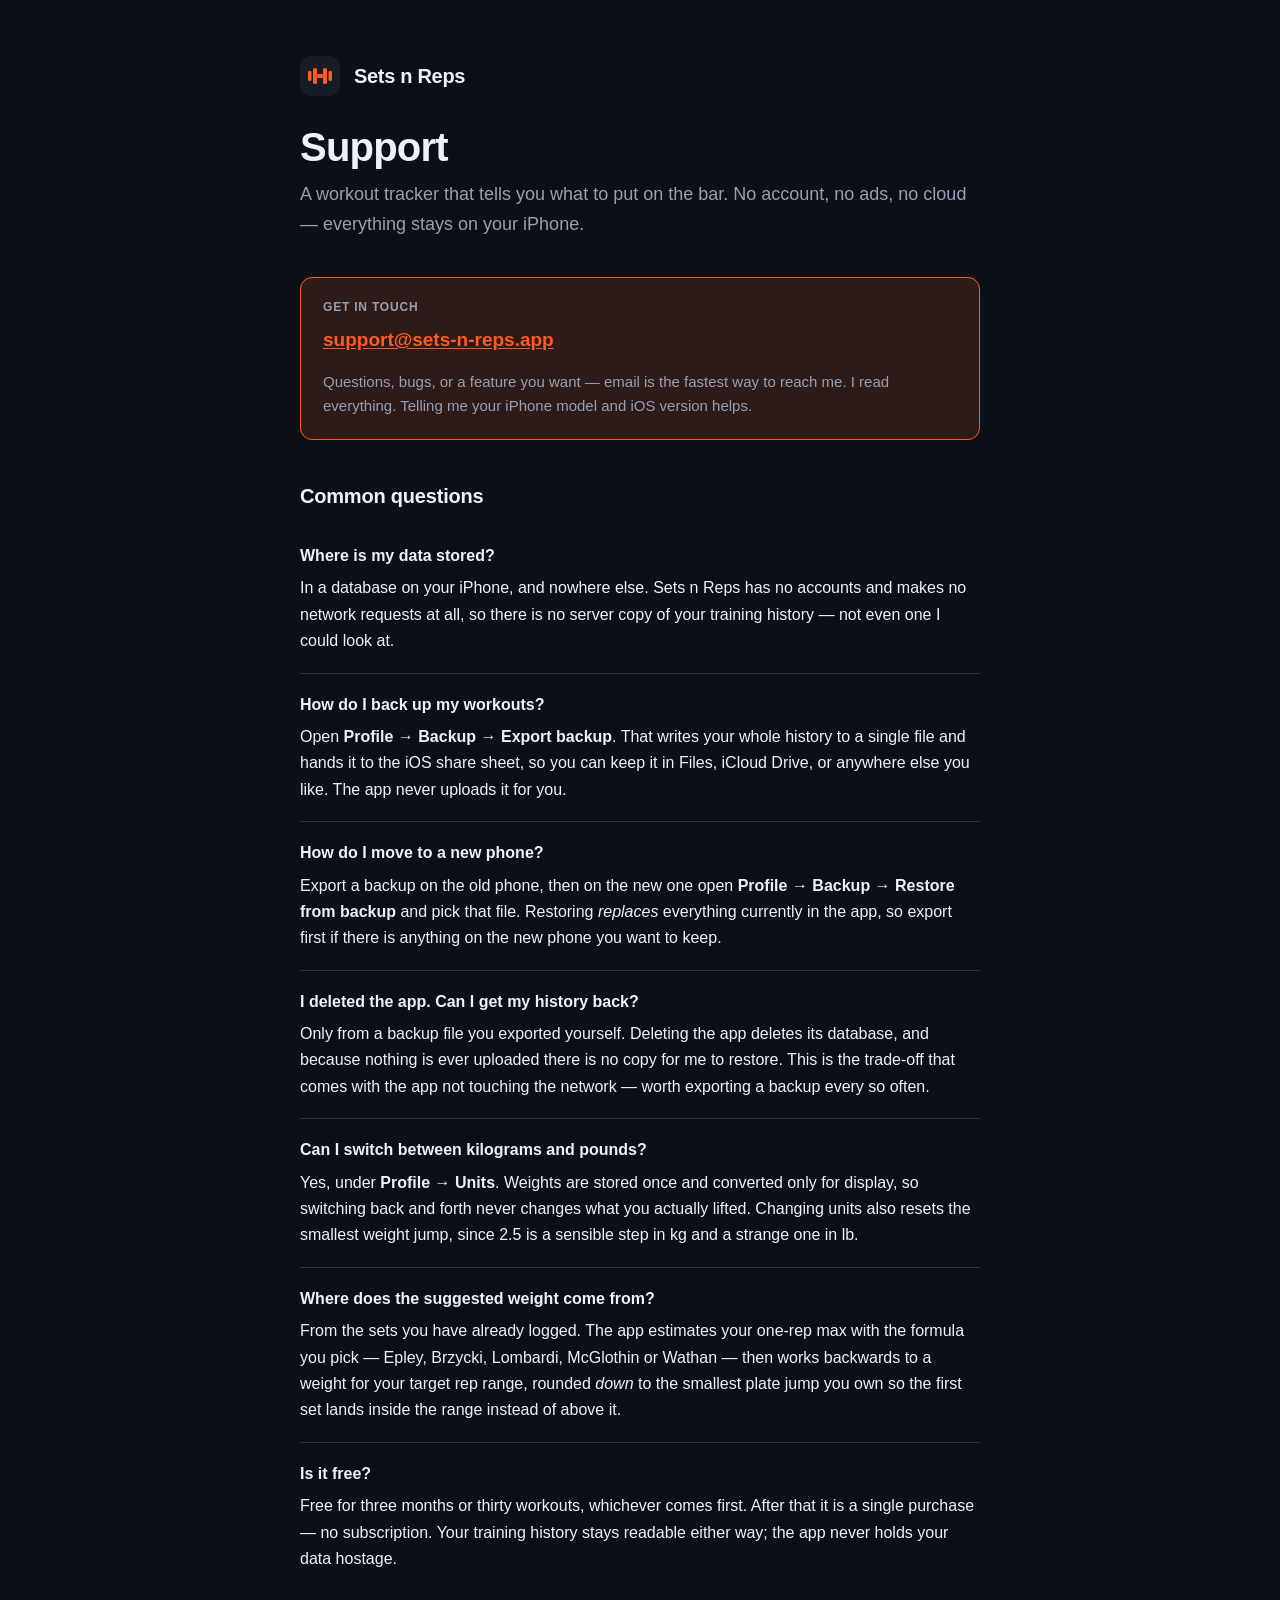
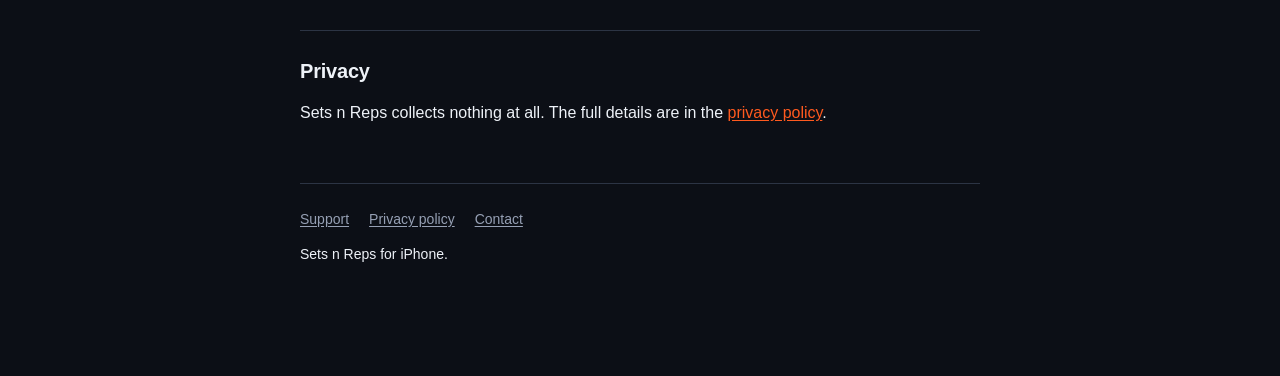
<file: index.html>
<!doctype html>
<html lang="en">
<head>
<meta charset="utf-8">
<meta name="viewport" content="width=device-width, initial-scale=1">
<title>Sets n Reps — Support</title>
<meta name="description" content="Support and contact for Sets n Reps, a local-first workout tracker and rep max calculator for iPhone.">
<link rel="stylesheet" href="style.css">
</head>
<body>
<div class="wrap">

  <header>
    <a class="mark" href="./">
      <svg width="40" height="40" viewBox="0 0 40 40" fill="none" aria-hidden="true">
        <rect width="40" height="40" rx="10" fill="#161B26"/>
        <g fill="#FF5A1F">
          <rect x="8"  y="15" width="3.5" height="10" rx="1.4"/>
          <rect x="13" y="12" width="4"   height="16" rx="1.6"/>
          <rect x="17" y="18" width="6"   height="4"  rx="1.2"/>
          <rect x="23" y="12" width="4"   height="16" rx="1.6"/>
          <rect x="28.5" y="15" width="3.5" height="10" rx="1.4"/>
        </g>
      </svg>
      <span>Sets n Reps</span>
    </a>

    <h1>Support</h1>
    <p class="lede">
      A workout tracker that tells you what to put on the bar. No account, no ads,
      no cloud — everything stays on your iPhone.
    </p>
  </header>

  <div class="card accent">
    <span class="label">Get in touch</span>
    <p class="email"><a href="mailto:support@sets-n-reps.app">support@sets-n-reps.app</a></p>
    <p style="color:var(--text-muted);font-size:15px;margin-top:8px;">
      Questions, bugs, or a feature you want — email is the fastest way to reach me.
      I read everything. Telling me your iPhone model and iOS version helps.
    </p>
  </div>

  <h2>Common questions</h2>

  <div class="faq">
    <div>
      <h3>Where is my data stored?</h3>
      <p>
        In a database on your iPhone, and nowhere else. Sets n Reps has no accounts
        and makes no network requests at all, so there is no server copy of your
        training history — not even one I could look at.
      </p>
    </div>

    <div>
      <h3>How do I back up my workouts?</h3>
      <p>
        Open <strong>Profile → Backup → Export backup</strong>. That writes your
        whole history to a single file and hands it to the iOS share sheet, so you
        can keep it in Files, iCloud Drive, or anywhere else you like. The app never
        uploads it for you.
      </p>
    </div>

    <div>
      <h3>How do I move to a new phone?</h3>
      <p>
        Export a backup on the old phone, then on the new one open
        <strong>Profile → Backup → Restore from backup</strong> and pick that file.
        Restoring <em>replaces</em> everything currently in the app, so export first
        if there is anything on the new phone you want to keep.
      </p>
    </div>

    <div>
      <h3>I deleted the app. Can I get my history back?</h3>
      <p>
        Only from a backup file you exported yourself. Deleting the app deletes its
        database, and because nothing is ever uploaded there is no copy for me to
        restore. This is the trade-off that comes with the app not touching the
        network — worth exporting a backup every so often.
      </p>
    </div>

    <div>
      <h3>Can I switch between kilograms and pounds?</h3>
      <p>
        Yes, under <strong>Profile → Units</strong>. Weights are stored once and
        converted only for display, so switching back and forth never changes what
        you actually lifted. Changing units also resets the smallest weight jump,
        since 2.5 is a sensible step in kg and a strange one in lb.
      </p>
    </div>

    <div>
      <h3>Where does the suggested weight come from?</h3>
      <p>
        From the sets you have already logged. The app estimates your one-rep max
        with the formula you pick — Epley, Brzycki, Lombardi, McGlothin or Wathan —
        then works backwards to a weight for your target rep range, rounded
        <em>down</em> to the smallest plate jump you own so the first set lands
        inside the range instead of above it.
      </p>
    </div>

    <div>
      <h3>Is it free?</h3>
      <p>
        Free for three months or thirty workouts, whichever comes first. After that
        it is a single purchase — no subscription. Your training history stays
        readable either way; the app never holds your data hostage.
      </p>
    </div>
  </div>

  <h2>Privacy</h2>
  <p>
    Sets n Reps collects nothing at all. The full details are in the
    <a href="privacy.html">privacy policy</a>.
  </p>

  <footer>
    <div class="nav">
      <a href="./">Support</a>
      <a href="privacy.html">Privacy policy</a>
      <a href="mailto:support@sets-n-reps.app">Contact</a>
    </div>
    <p>Sets n Reps for iPhone.</p>
  </footer>

</div>
</body>
</html>
</file>
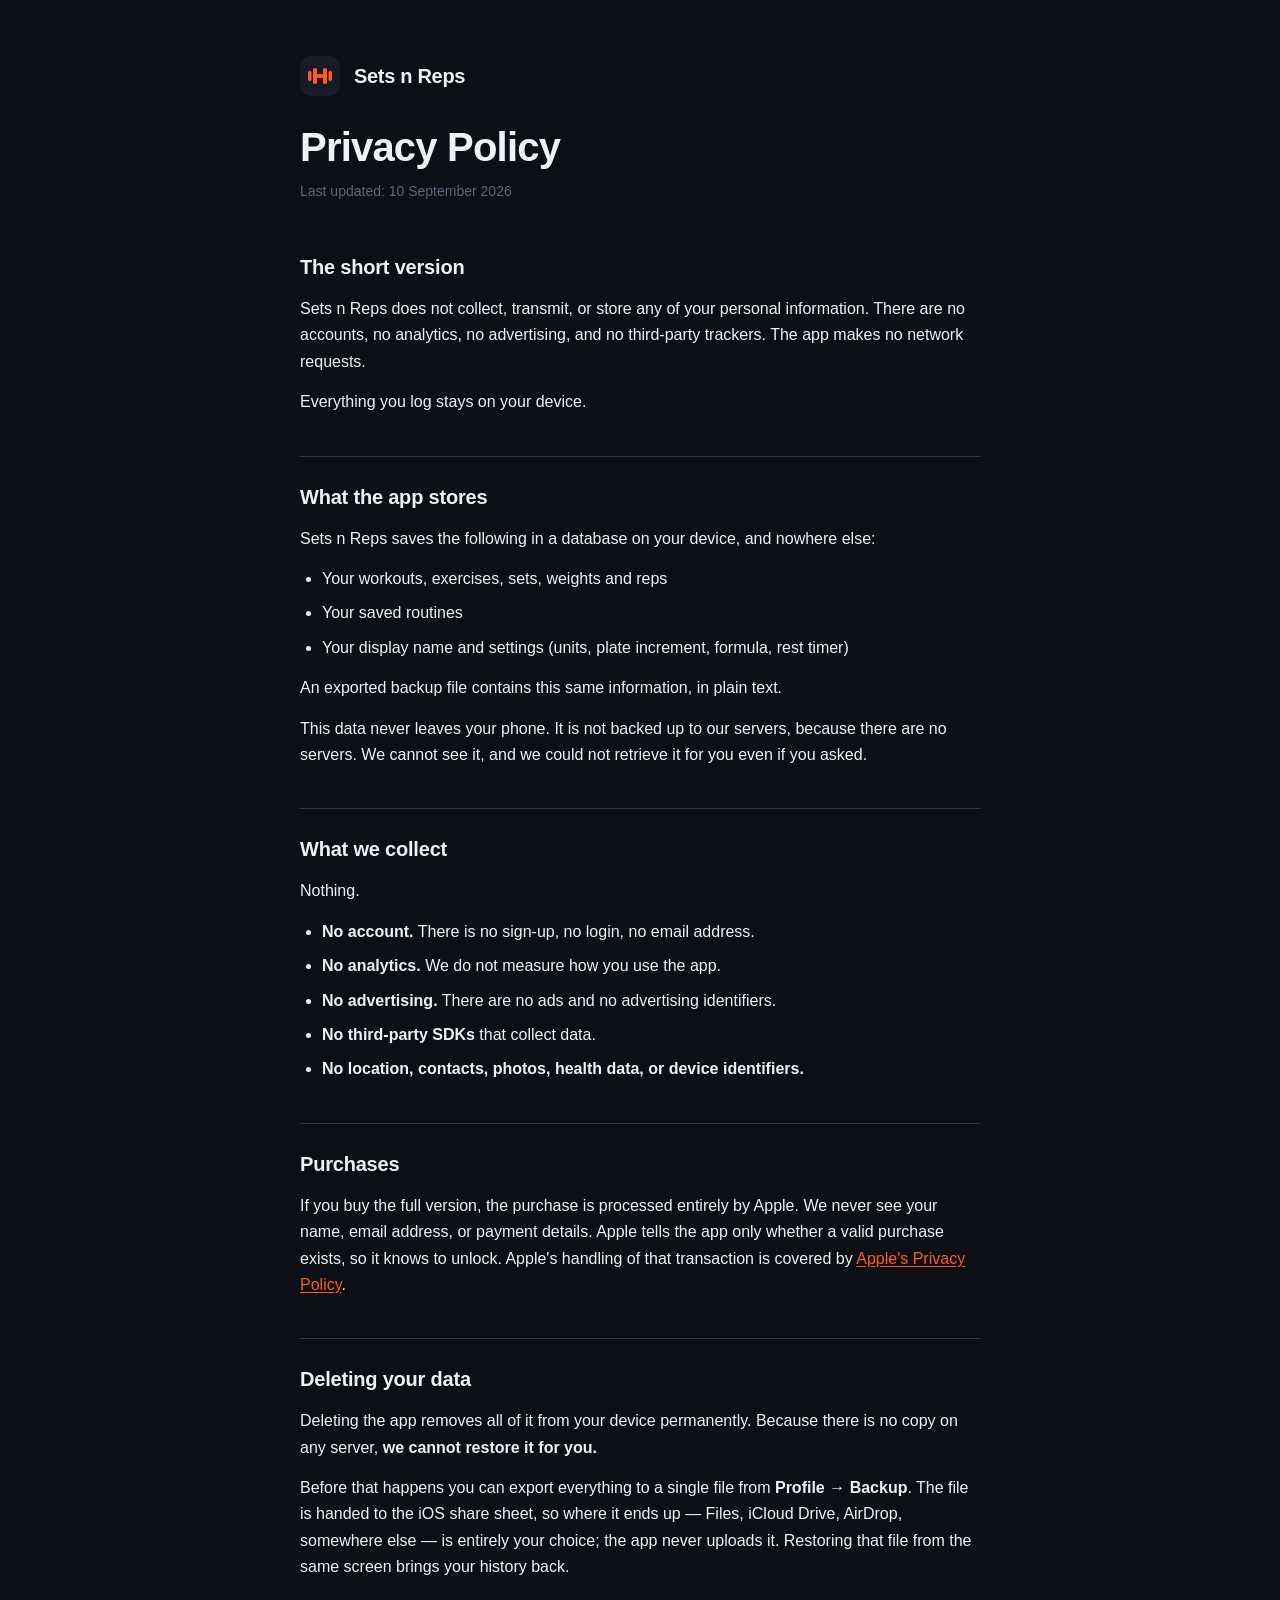
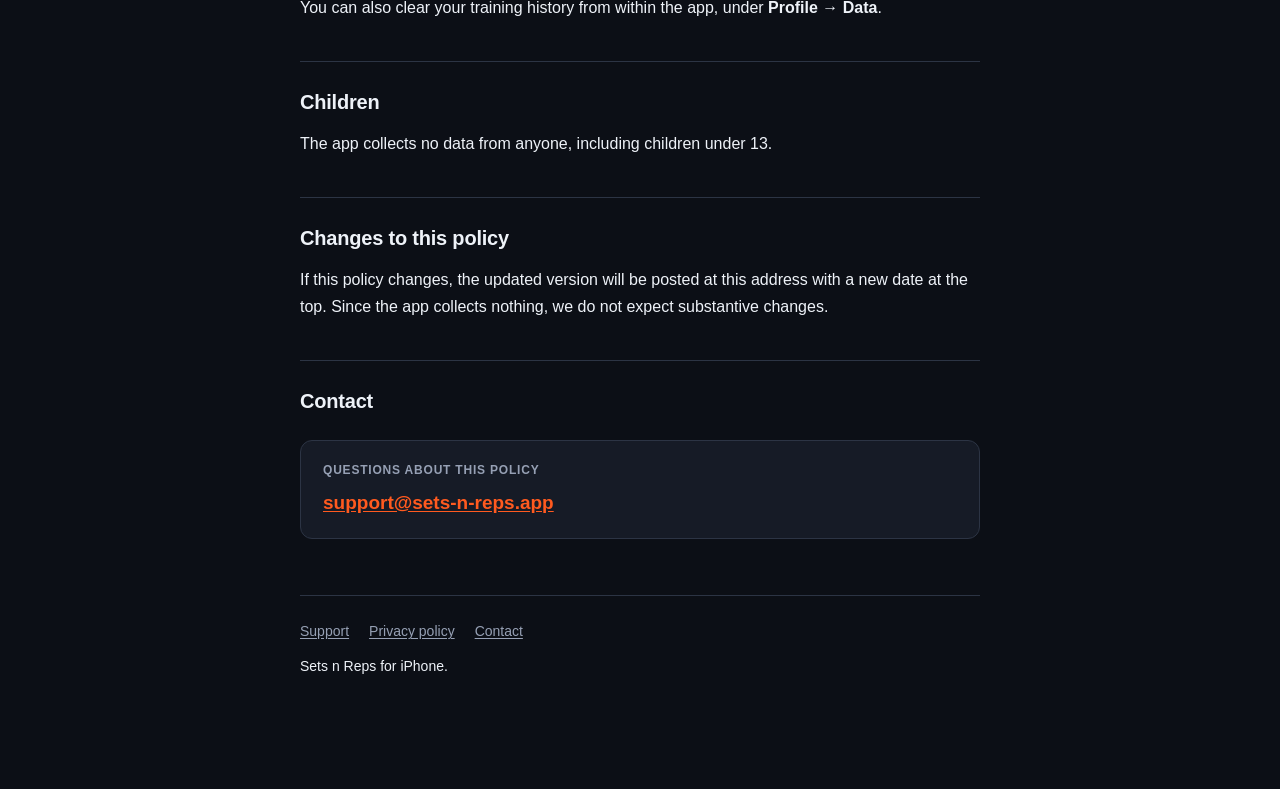
<file: privacy.html>
<!doctype html>
<html lang="en">
<head>
<meta charset="utf-8">
<meta name="viewport" content="width=device-width, initial-scale=1">
<title>Sets n Reps — Privacy Policy</title>
<meta name="description" content="Privacy policy for Sets n Reps. The app collects no data, has no accounts, and makes no network requests.">
<link rel="stylesheet" href="style.css">
</head>
<body>
<div class="wrap">

  <header>
    <a class="mark" href="./">
      <svg width="40" height="40" viewBox="0 0 40 40" fill="none" aria-hidden="true">
        <rect width="40" height="40" rx="10" fill="#161B26"/>
        <g fill="#FF5A1F">
          <rect x="8"  y="15" width="3.5" height="10" rx="1.4"/>
          <rect x="13" y="12" width="4"   height="16" rx="1.6"/>
          <rect x="17" y="18" width="6"   height="4"  rx="1.2"/>
          <rect x="23" y="12" width="4"   height="16" rx="1.6"/>
          <rect x="28.5" y="15" width="3.5" height="10" rx="1.4"/>
        </g>
      </svg>
      <span>Sets n Reps</span>
    </a>

    <h1>Privacy Policy</h1>
    <p class="updated">Last updated: 10 September 2026</p>
  </header>

  <h2>The short version</h2>
  <p>
    Sets n Reps does not collect, transmit, or store any of your personal
    information. There are no accounts, no analytics, no advertising, and no
    third-party trackers. The app makes no network requests.
  </p>
  <p>Everything you log stays on your device.</p>

  <h2>What the app stores</h2>
  <p>Sets n Reps saves the following in a database on your device, and nowhere else:</p>
  <ul>
    <li>Your workouts, exercises, sets, weights and reps</li>
    <li>Your saved routines</li>
    <li>Your display name and settings (units, plate increment, formula, rest timer)</li>
  </ul>
  <p>An exported backup file contains this same information, in plain text.</p>
  <p>
    This data never leaves your phone. It is not backed up to our servers, because
    there are no servers. We cannot see it, and we could not retrieve it for you
    even if you asked.
  </p>

  <h2>What we collect</h2>
  <p>Nothing.</p>
  <ul>
    <li><strong>No account.</strong> There is no sign-up, no login, no email address.</li>
    <li><strong>No analytics.</strong> We do not measure how you use the app.</li>
    <li><strong>No advertising.</strong> There are no ads and no advertising identifiers.</li>
    <li><strong>No third-party SDKs</strong> that collect data.</li>
    <li><strong>No location, contacts, photos, health data, or device identifiers.</strong></li>
  </ul>

  <h2>Purchases</h2>
  <p>
    If you buy the full version, the purchase is processed entirely by Apple. We
    never see your name, email address, or payment details. Apple tells the app only
    whether a valid purchase exists, so it knows to unlock. Apple's handling of that
    transaction is covered by
    <a href="https://www.apple.com/legal/privacy/">Apple's Privacy Policy</a>.
  </p>

  <h2>Deleting your data</h2>
  <p>
    Deleting the app removes all of it from your device permanently. Because there
    is no copy on any server, <strong>we cannot restore it for you.</strong>
  </p>
  <p>
    Before that happens you can export everything to a single file from
    <strong>Profile → Backup</strong>. The file is handed to the iOS share sheet, so
    where it ends up — Files, iCloud Drive, AirDrop, somewhere else — is entirely
    your choice; the app never uploads it. Restoring that file from the same screen
    brings your history back.
  </p>
  <p>
    You can also clear your training history from within the app, under
    <strong>Profile → Data</strong>.
  </p>

  <h2>Children</h2>
  <p>The app collects no data from anyone, including children under 13.</p>

  <h2>Changes to this policy</h2>
  <p>
    If this policy changes, the updated version will be posted at this address with
    a new date at the top. Since the app collects nothing, we do not expect
    substantive changes.
  </p>

  <h2>Contact</h2>
  <div class="card">
    <span class="label">Questions about this policy</span>
    <p class="email"><a href="mailto:support@sets-n-reps.app">support@sets-n-reps.app</a></p>
  </div>

  <footer>
    <div class="nav">
      <a href="./">Support</a>
      <a href="privacy.html">Privacy policy</a>
      <a href="mailto:support@sets-n-reps.app">Contact</a>
    </div>
    <p>Sets n Reps for iPhone.</p>
  </footer>

</div>
</body>
</html>
</file>
<file: style.css>
/* Palette lifted from src/theme/index.js so the site and the app read as one
   product. Dark-first and deliberately single-look: the app is dark-only too. */
:root {
  --bg: #0C0F16;
  --surface: #161B26;
  --surface-alt: #1F2634;
  --border: #2C3444;
  --text: #EEF2F8;
  --text-muted: #96A0B4;
  --text-faint: #5C6779;
  --accent: #FF5A1F;
  --accent-soft: rgba(255, 90, 31, 0.14);
  --radius: 12px;
}

* { box-sizing: border-box; }

html { color-scheme: dark; }

body {
  margin: 0;
  padding: 0 20px 96px;
  background: var(--bg);
  color: var(--text);
  font: 16px/1.65 -apple-system, BlinkMacSystemFont, "Segoe UI", Roboto,
        "Helvetica Neue", Arial, sans-serif;
  -webkit-font-smoothing: antialiased;
}

.wrap { max-width: 680px; margin: 0 auto; }

/* ------------------------------------------------------------------ header */

header { padding: 56px 0 8px; }

.mark {
  display: flex;
  align-items: center;
  gap: 14px;
  text-decoration: none;
  color: inherit;
}

.mark svg { flex: 0 0 auto; }

.mark span {
  font-size: 20px;
  font-weight: 800;
  letter-spacing: -0.3px;
}

h1 {
  font-size: clamp(30px, 7vw, 40px);
  font-weight: 800;
  letter-spacing: -0.8px;
  line-height: 1.15;
  margin: 28px 0 10px;
}

.lede {
  font-size: 18px;
  color: var(--text-muted);
  margin: 0 0 8px;
}

.updated {
  font-size: 14px;
  color: var(--text-faint);
  margin: 0;
}

/* ----------------------------------------------------------------- content */

h2 {
  font-size: 20px;
  font-weight: 700;
  letter-spacing: -0.2px;
  margin: 40px 0 12px;
  padding-top: 24px;
  border-top: 1px solid var(--border);
}

h2:first-of-type { border-top: 0; padding-top: 0; }

h3 { font-size: 16px; font-weight: 700; margin: 24px 0 6px; }

p, li { color: var(--text); }

p { margin: 0 0 14px; }

ul { margin: 0 0 14px; padding-left: 22px; }
li { margin-bottom: 8px; }

strong { font-weight: 700; }

a { color: var(--accent); text-decoration: underline; text-underline-offset: 2px; }
a:hover { text-decoration: none; }

/* Contact address: the one thing a reviewer or a stuck user is hunting for. */
.card {
  background: var(--surface);
  border: 1px solid var(--border);
  border-radius: var(--radius);
  padding: 20px 22px;
  margin: 22px 0;
}

.card.accent { border-color: var(--accent); background: var(--accent-soft); }

.card p:last-child { margin-bottom: 0; }

.label {
  display: block;
  font-size: 12px;
  font-weight: 700;
  letter-spacing: 0.8px;
  text-transform: uppercase;
  color: var(--text-muted);
  margin-bottom: 6px;
}

.email {
  font-size: 19px;
  font-weight: 700;
  word-break: break-all;
}

.faq { margin-top: 8px; }

.faq > div {
  border-top: 1px solid var(--border);
  padding: 18px 0;
}

.faq > div:first-child { border-top: 0; }

.faq h3 { margin-top: 0; }
.faq p:last-child { margin-bottom: 0; }

/* ------------------------------------------------------------------ footer */

footer {
  margin-top: 56px;
  padding-top: 24px;
  border-top: 1px solid var(--border);
  font-size: 14px;
  color: var(--text-faint);
}

footer a { color: var(--text-muted); }

.nav { display: flex; gap: 20px; flex-wrap: wrap; margin-bottom: 12px; }
</file>
